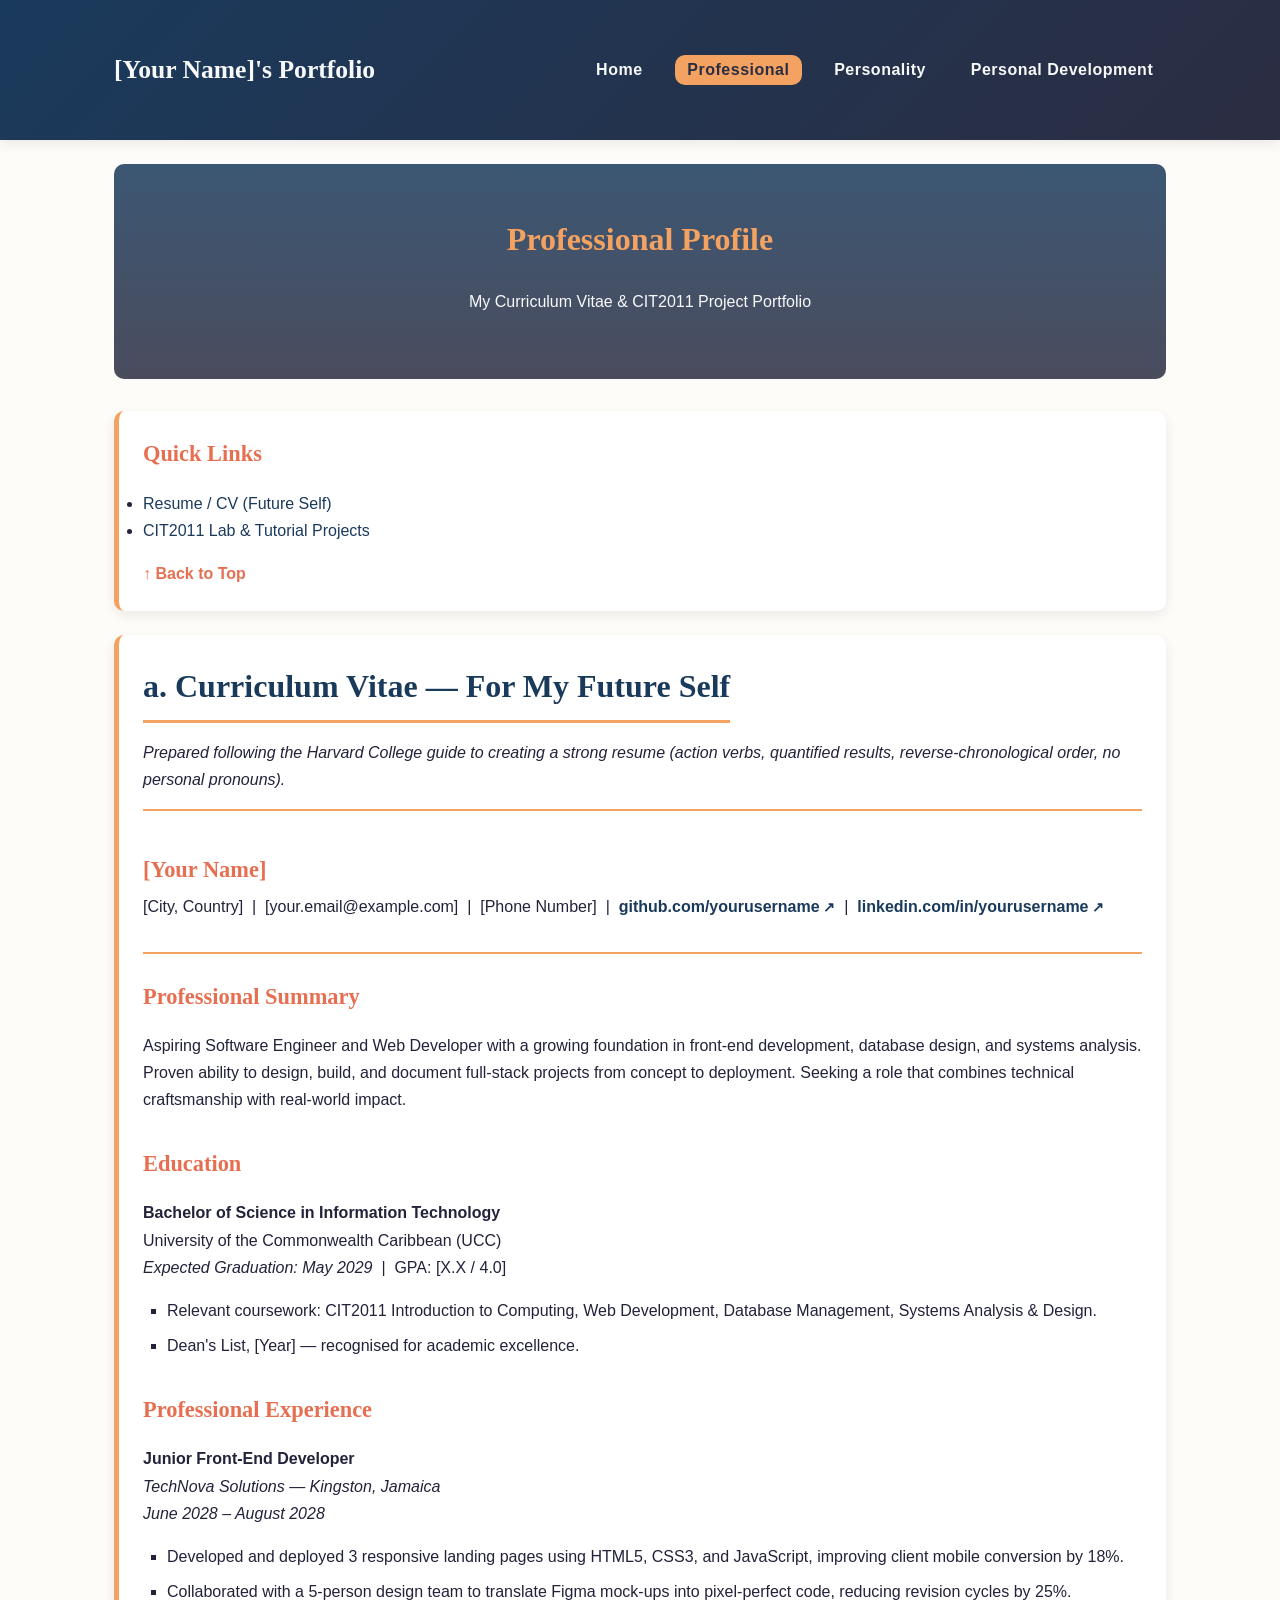
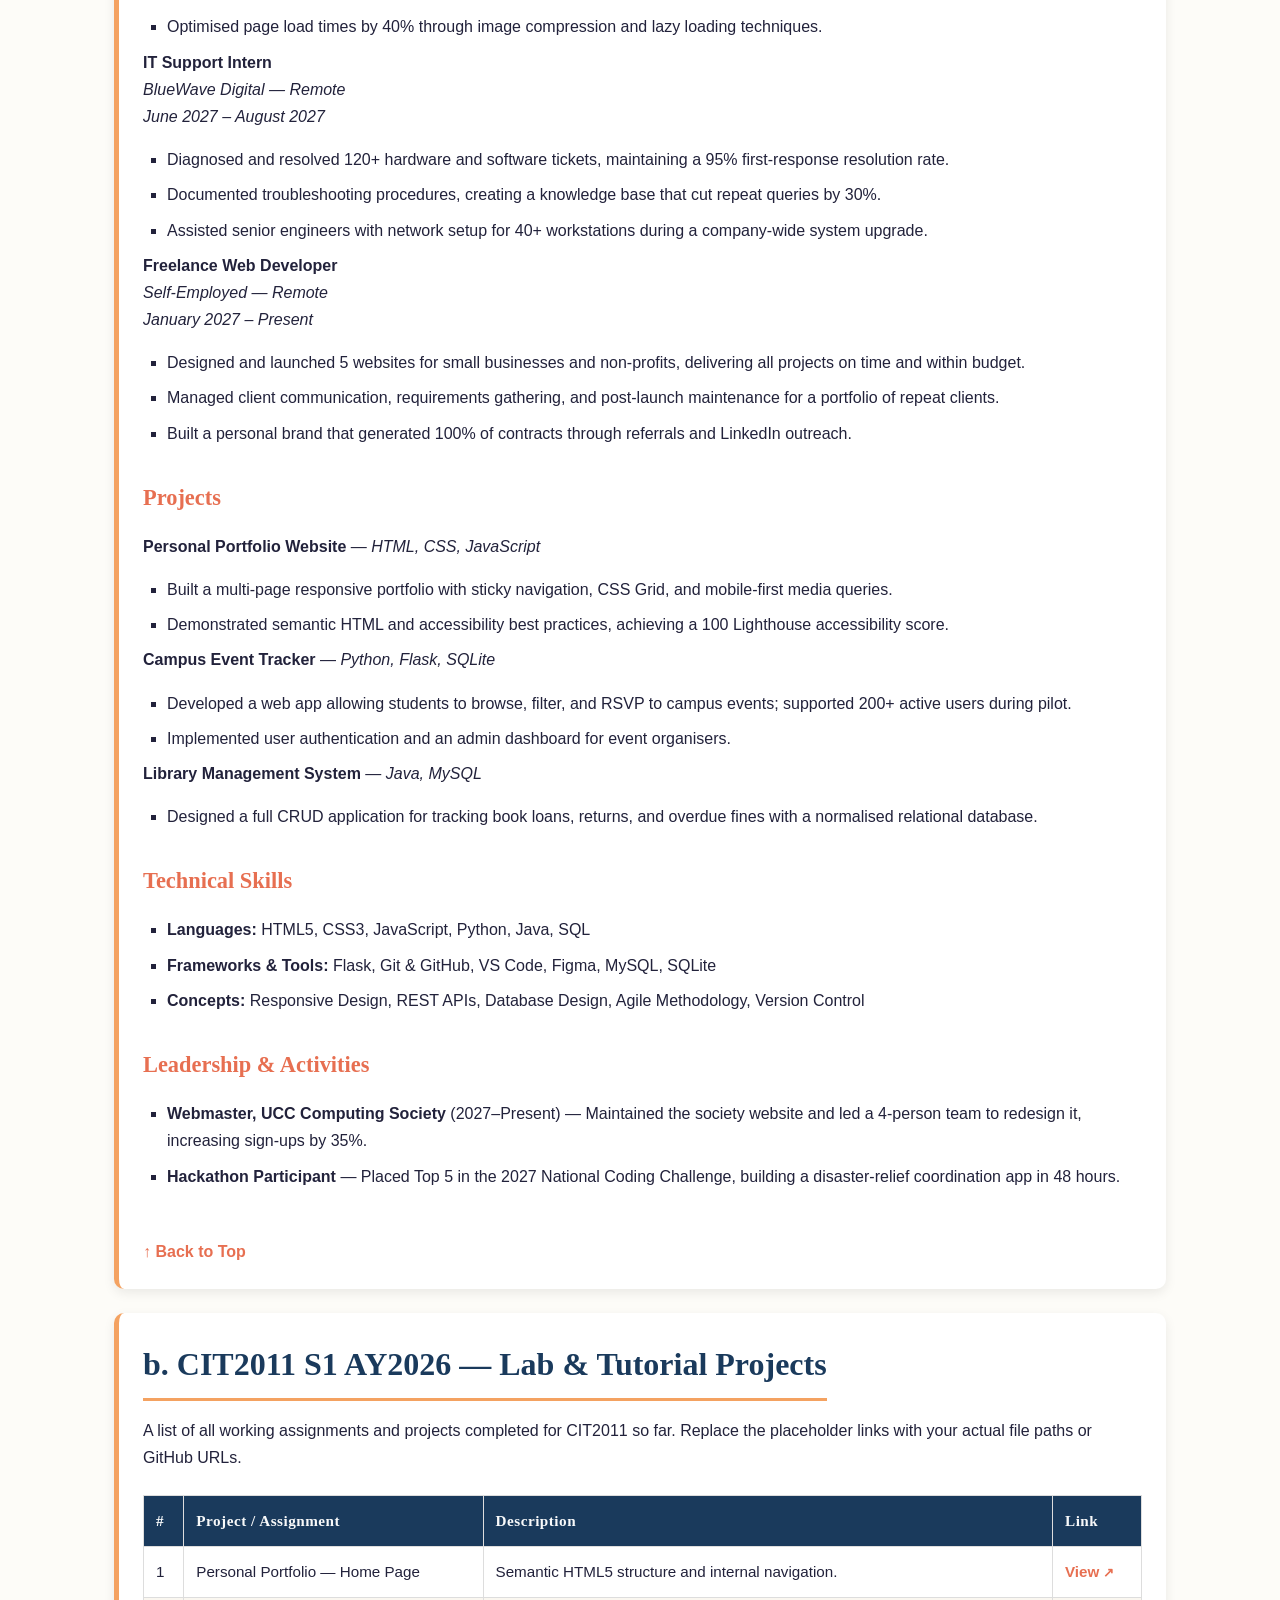
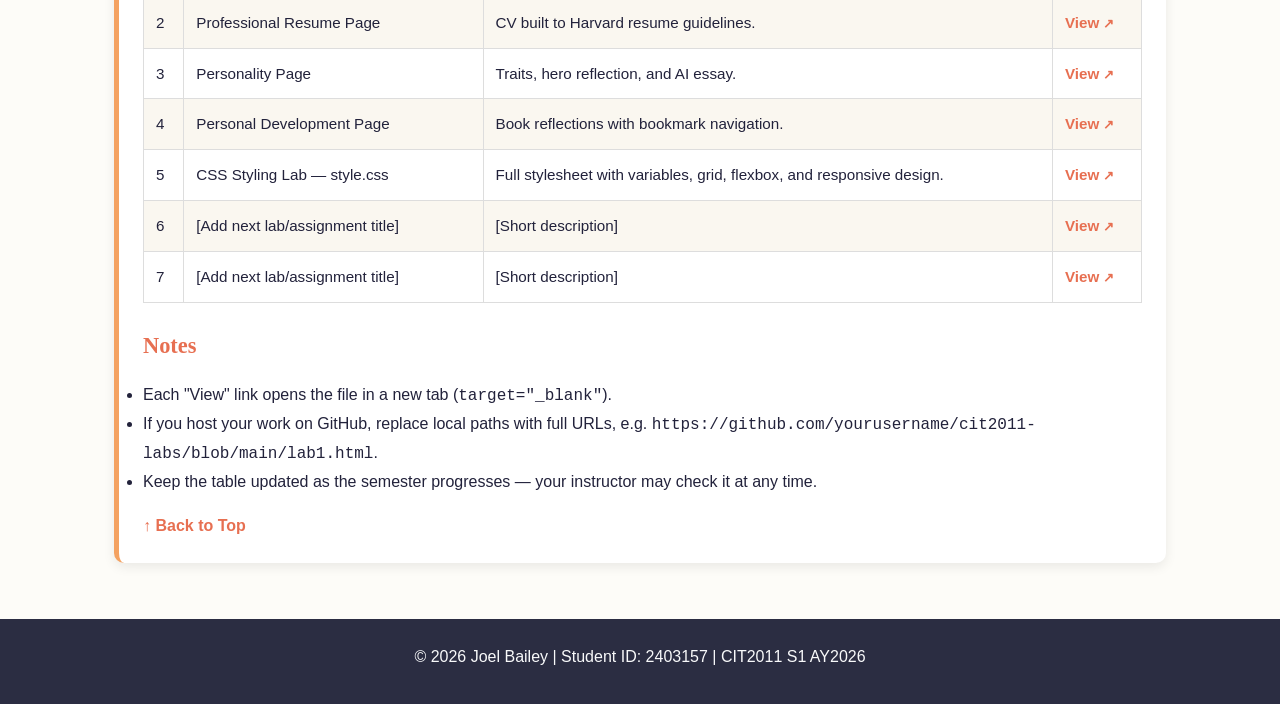
<file: index.html>
<!DOCTYPE html>
<html lang="en">
<head>
    <meta charset="UTF-8">
    <meta name="viewport" content="width=device-width, initial-scale=1.0">
    <title>Professional | Joel Bailey's Portfolio</title>
    <link rel="stylesheet" href="style.css">
</head>
<body>

    <header class="main-header">
        <div class="container brand">
            <h1>[Your Name]'s Portfolio</h1>
            <nav id="main-nav">
                <ul>
                    <li><a href="index.html">Home</a></li>
                    <li><a href="professional.html" class="active">Professional</a></li>
                    <li><a href="personality.html">Personality</a></li>
                    <li><a href="development.html">Personal Development</a></li>
                </ul>
            </nav>
        </div>
    </header>

    <main class="container">

        <!-- Page Hero -->
        <section class="hero" id="top">
            <h2>Professional Profile</h2>
            <p>My Curriculum Vitae &amp; CIT2011 Project Portfolio</p>
        </section>

        <!-- Bookmark navigation -->
        <section class="card">
            <h3>Quick Links</h3>
            <ul>
                <li><a href="#resume">Resume / CV (Future Self)</a></li>
                <li><a href="#projects">CIT2011 Lab &amp; Tutorial Projects</a></li>
            </ul>
            <a href="#top" class="bookmark-top">↑ Back to Top</a>
        </section>

        <!-- ============================================
             PART A — RESUME / CV
             ============================================ -->
        <section class="card" id="resume">
            <h2>a. Curriculum Vitae — For My Future Self</h2>
            <p><em>Prepared following the Harvard College guide to creating a strong resume 
            (action verbs, quantified results, reverse-chronological order, no personal 
            pronouns).</em></p>

            <hr>

            <!-- Resume Header -->
            <div class="resume-header">
                <h3 style="margin-bottom: 0.2rem;">[Your Name]</h3>
                <p style="margin: 0;">
                    [City, Country] &nbsp;|&nbsp; [your.email@example.com] &nbsp;|&nbsp; 
                    [Phone Number] &nbsp;|&nbsp; 
                    <a href="https://github.com/yourusername" target="_blank">github.com/yourusername</a> &nbsp;|&nbsp; 
                    <a href="https://linkedin.com/in/yourusername" target="_blank">linkedin.com/in/yourusername</a>
                </p>
            </div>

            <hr>

            <!-- Objective -->
            <div class="resume-section">
                <h3>Professional Summary</h3>
                <p>Aspiring Software Engineer and Web Developer with a growing foundation in 
                front-end development, database design, and systems analysis. Proven ability 
                to design, build, and document full-stack projects from concept to 
                deployment. Seeking a role that combines technical craftsmanship with 
                real-world impact.</p>
            </div>

            <!-- Education -->
            <div class="resume-section">
                <h3>Education</h3>
                <p><strong>Bachelor of Science in Information Technology</strong><br>
                University of the Commonwealth Caribbean (UCC)<br>
                <em>Expected Graduation: May 2029</em> &nbsp;|&nbsp; GPA: [X.X / 4.0]</p>
                <ul>
                    <li>Relevant coursework: CIT2011 Introduction to Computing, Web 
                    Development, Database Management, Systems Analysis &amp; Design.</li>
                    <li>Dean's List, [Year] — recognised for academic excellence.</li>
                </ul>
            </div>

            <!-- Experience -->
            <div class="resume-section">
                <h3>Professional Experience</h3>

                <p><strong>Junior Front-End Developer</strong><br>
                <em>TechNova Solutions — Kingston, Jamaica</em><br>
                <em>June 2028 – August 2028</em></p>
                <ul>
                    <li>Developed and deployed 3 responsive landing pages using HTML5, CSS3, 
                    and JavaScript, improving client mobile conversion by 18%.</li>
                    <li>Collaborated with a 5-person design team to translate Figma 
                    mock-ups into pixel-perfect code, reducing revision cycles by 25%.</li>
                    <li>Optimised page load times by 40% through image compression and 
                    lazy loading techniques.</li>
                </ul>

                <p><strong>IT Support Intern</strong><br>
                <em>BlueWave Digital — Remote</em><br>
                <em>June 2027 – August 2027</em></p>
                <ul>
                    <li>Diagnosed and resolved 120+ hardware and software tickets, 
                    maintaining a 95% first-response resolution rate.</li>
                    <li>Documented troubleshooting procedures, creating a knowledge base 
                    that cut repeat queries by 30%.</li>
                    <li>Assisted senior engineers with network setup for 40+ workstations 
                    during a company-wide system upgrade.</li>
                </ul>

                <p><strong>Freelance Web Developer</strong><br>
                <em>Self-Employed — Remote</em><br>
                <em>January 2027 – Present</em></p>
                <ul>
                    <li>Designed and launched 5 websites for small businesses and 
                    non-profits, delivering all projects on time and within budget.</li>
                    <li>Managed client communication, requirements gathering, and 
                    post-launch maintenance for a portfolio of repeat clients.</li>
                    <li>Built a personal brand that generated 100% of contracts through 
                    referrals and LinkedIn outreach.</li>
                </ul>
            </div>

            <!-- Projects -->
            <div class="resume-section">
                <h3>Projects</h3>

                <p><strong>Personal Portfolio Website</strong> — <em>HTML, CSS, JavaScript</em></p>
                <ul>
                    <li>Built a multi-page responsive portfolio with sticky navigation, 
                    CSS Grid, and mobile-first media queries.</li>
                    <li>Demonstrated semantic HTML and accessibility best practices, 
                    achieving a 100 Lighthouse accessibility score.</li>
                </ul>

                <p><strong>Campus Event Tracker</strong> — <em>Python, Flask, SQLite</em></p>
                <ul>
                    <li>Developed a web app allowing students to browse, filter, and 
                    RSVP to campus events; supported 200+ active users during pilot.</li>
                    <li>Implemented user authentication and an admin dashboard for 
                    event organisers.</li>
                </ul>

                <p><strong>Library Management System</strong> — <em>Java, MySQL</em></p>
                <ul>
                    <li>Designed a full CRUD application for tracking book loans, 
                    returns, and overdue fines with a normalised relational database.</li>
                </ul>
            </div>

            <!-- Skills -->
            <div class="resume-section">
                <h3>Technical Skills</h3>
                <ul>
                    <li><strong>Languages:</strong> HTML5, CSS3, JavaScript, Python, Java, SQL</li>
                    <li><strong>Frameworks &amp; Tools:</strong> Flask, Git &amp; GitHub, 
                    VS Code, Figma, MySQL, SQLite</li>
                    <li><strong>Concepts:</strong> Responsive Design, REST APIs, 
                    Database Design, Agile Methodology, Version Control</li>
                </ul>
            </div>

            <!-- Activities -->
            <div class="resume-section">
                <h3>Leadership &amp; Activities</h3>
                <ul>
                    <li><strong>Webmaster, UCC Computing Society</strong> (2027–Present) — 
                    Maintained the society website and led a 4-person team to redesign it, 
                    increasing sign-ups by 35%.</li>
                    <li><strong>Hackathon Participant</strong> — Placed Top 5 in the 
                    2027 National Coding Challenge, building a disaster-relief 
                    coordination app in 48 hours.</li>
                </ul>
            </div>

            <a href="#top" class="bookmark-top">↑ Back to Top</a>
        </section>

        <!-- ============================================
             PART B — CIT2011 PROJECTS
             ============================================ -->
        <section class="card" id="projects">
            <h2>b. CIT2011 S1 AY2026 — Lab &amp; Tutorial Projects</h2>
            <p>A list of all working assignments and projects completed for 
            CIT2011 so far. Replace the placeholder links with your actual 
            file paths or GitHub URLs.</p>

            <table class="project-table">
                <thead>
                    <tr>
                        <th>#</th>
                        <th>Project / Assignment</th>
                        <th>Description</th>
                        <th>Link</th>
                    </tr>
                </thead>
                <tbody>
                    <tr>
                        <td>1</td>
                        <td>Personal Portfolio — Home Page</td>
                        <td>Semantic HTML5 structure and internal navigation.</td>
                        <td><a href="index.html" target="_blank">View</a></td>
                    </tr>
                    <tr>
                        <td>2</td>
                        <td>Professional Resume Page</td>
                        <td>CV built to Harvard resume guidelines.</td>
                        <td><a href="professional.html" target="_blank">View</a></td>
                    </tr>
                    <tr>
                        <td>3</td>
                        <td>Personality Page</td>
                        <td>Traits, hero reflection, and AI essay.</td>
                        <td><a href="personality.html" target="_blank">View</a></td>
                    </tr>
                    <tr>
                        <td>4</td>
                        <td>Personal Development Page</td>
                        <td>Book reflections with bookmark navigation.</td>
                        <td><a href="development.html" target="_blank">View</a></td>
                    </tr>
                    <tr>
                        <td>5</td>
                        <td>CSS Styling Lab — style.css</td>
                        <td>Full stylesheet with variables, grid, flexbox, and 
                        responsive design.</td>
                        <td><a href="../style.css" target="_blank">View</a></td>
                    </tr>
                    <!-- ADD YOUR REMAINING PROJECTS BELOW -->
                    <tr>
                        <td>6</td>
                        <td>[Add next lab/assignment title]</td>
                        <td>[Short description]</td>
                        <td><a href="[URL]" target="_blank">View</a></td>
                    </tr>
                    <tr>
                        <td>7</td>
                        <td>[Add next lab/assignment title]</td>
                        <td>[Short description]</td>
                        <td><a href="[URL]" target="_blank">View</a></td>
                    </tr>
                </tbody>
            </table>

            <h3>Notes</h3>
            <ul>
                <li>Each "View" link opens the file in a new tab (<code>target="_blank"</code>).</li>
                <li>If you host your work on GitHub, replace local paths with full URLs, 
                e.g. <code>https://github.com/yourusername/cit2011-labs/blob/main/lab1.html</code>.</li>
                <li>Keep the table updated as the semester progresses — your instructor 
                may check it at any time.</li>
            </ul>

            <a href="#top" class="bookmark-top">↑ Back to Top</a>
        </section>

    </main>

    <footer class="main-footer">
        <p>&copy; 2026 Joel Bailey | Student ID: 2403157 | CIT2011 S1 AY2026</p>
    </footer>

</body>
</html>
</file>
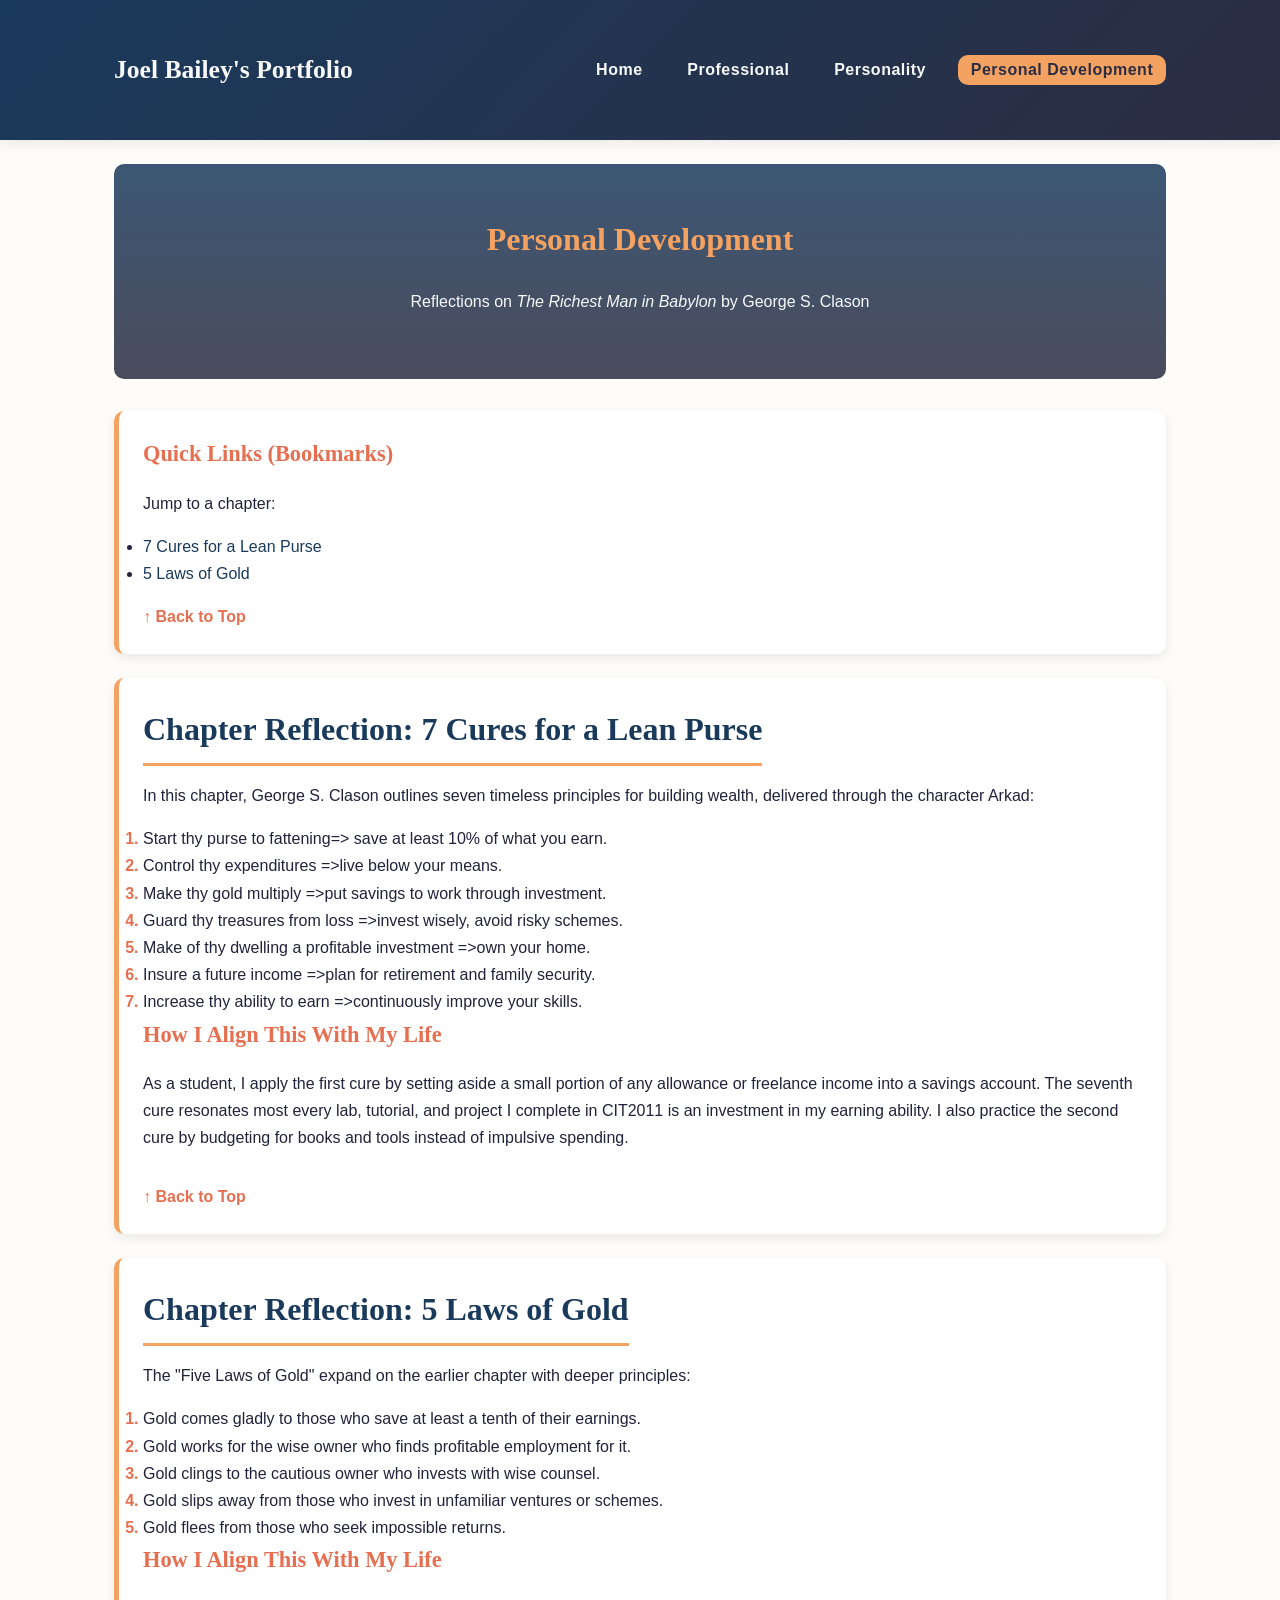
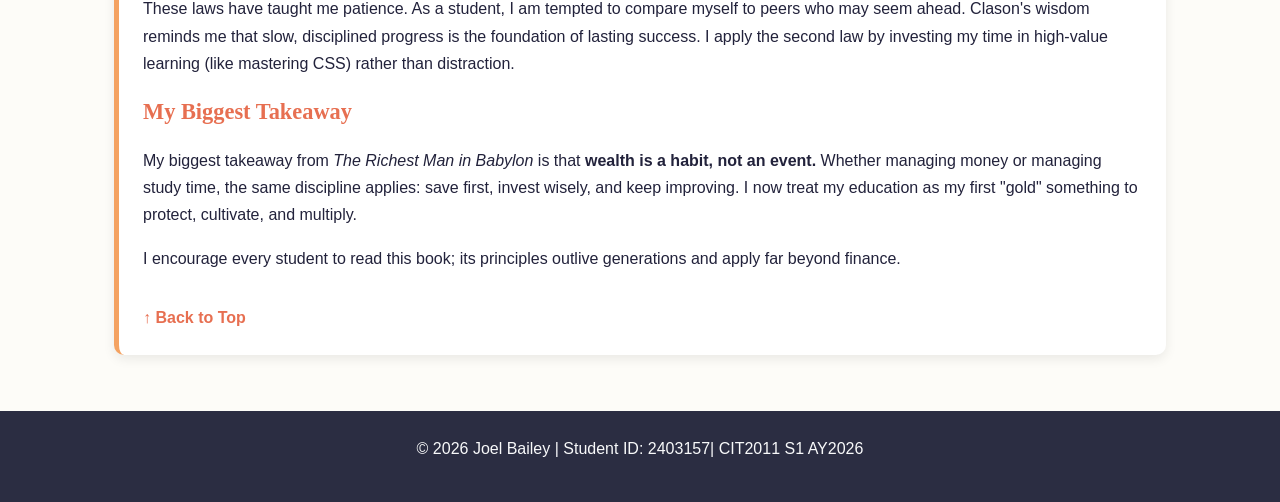
<file: development.html>
<!DOCTYPE html>
<html lang="en">
<head>
    <meta charset="UTF-8">
    <meta name="viewport" content="width=device-width, initial-scale=1.0">
    <title>Personal Development | Joel Bailey Portfolio</title>
    <link rel="stylesheet" href="style.css">
</head>
<body>

    <header class="main-header">
        <div class="container brand">
            <h1>Joel Bailey's Portfolio</h1>
            <nav id="main-nav">
                <ul>
                    <li><a href="index.html">Home</a></li>
                    <li><a href="professional.html">Professional</a></li>
                    <li><a href="personality.html">Personality</a></li>
                    <li><a href="development.html" class="active">Personal Development</a></li>
                </ul>
            </nav>
        </div>
    </header>

    <main class="container">

        <section class="hero">
            <h2>Personal Development</h2>
            <p>Reflections on <em>The Richest Man in Babylon</em> by George S. Clason</p>
        </section>

        <!-- Bookmark navigation -->
        <section class="card">
            <h3>Quick Links (Bookmarks)</h3>
            <p>Jump to a chapter:</p>
            <ul>
                <li><a href="#seven-cures">7 Cures for a Lean Purse</a></li>
                <li><a href="#five-laws">5 Laws of Gold</a></li>
            </ul>
            <a href="#top" class="bookmark-top">↑ Back to Top</a>
        </section>

        <!-- Chapter 1 -->
        <section class="card" id="seven-cures">
            <h2>Chapter Reflection: 7 Cures for a Lean Purse</h2>

            <p>In this chapter, George S. Clason outlines seven timeless principles 
            for building wealth, delivered through the character Arkad:</p>

            <ol>
                <li>Start thy purse to fattening=> save at least 10% of what you earn.</li>
                <li>Control thy expenditures =>live below your means.</li>
                <li>Make thy gold multiply =>put savings to work through investment.</li>
                <li>Guard thy treasures from loss =>invest wisely, avoid risky schemes.</li>
                <li>Make of thy dwelling a profitable investment =>own your home.</li>
                <li>Insure a future income =>plan for retirement and family security.</li>
                <li>Increase thy ability to earn =>continuously improve your skills.</li>
            </ol>

            <h3>How I Align This With My Life</h3>
            <p>As a student, I apply the first cure by setting aside a small portion of any 
            allowance or freelance income into a savings account. The seventh cure resonates 
            most every lab, tutorial, and project I complete in CIT2011 is an investment 
            in my earning ability. I also practice the second cure by budgeting for books 
            and tools instead of impulsive spending.</p>

            <a href="#top" class="bookmark-top">↑ Back to Top</a>
        </section>

        <!-- Chapter 2 -->
        <section class="card" id="five-laws">
            <h2>Chapter Reflection: 5 Laws of Gold</h2>

            <p>The "Five Laws of Gold" expand on the earlier chapter with deeper principles:</p>

            <ol>
                <li>Gold comes gladly to those who save at least a tenth of their earnings.</li>
                <li>Gold works for the wise owner who finds profitable employment for it.</li>
                <li>Gold clings to the cautious owner who invests with wise counsel.</li>
                <li>Gold slips away from those who invest in unfamiliar ventures or schemes.</li>
                <li>Gold flees from those who seek impossible returns.</li>
            </ol>

            <h3>How I Align This With My Life</h3>
            <p>These laws have taught me patience. As a student, I am tempted to compare 
            myself to peers who may seem ahead. Clason's wisdom reminds me that slow, 
            disciplined progress is the foundation of lasting success. I apply the second 
            law by investing my time in high-value learning (like mastering CSS) rather 
            than distraction.</p>

            <h3>My Biggest Takeaway</h3>
            <p>My biggest takeaway from <em>The Richest Man in Babylon</em> is that 
            <strong>wealth is a habit, not an event.</strong> Whether managing money or 
            managing study time, the same discipline applies: save first, invest wisely, 
            and keep improving. I now treat my education as my first "gold" something 
            to protect, cultivate, and multiply.</p>

            <p>I encourage every student to read this book; its principles outlive 
            generations and apply far beyond finance.</p>

            <a href="#top" class="bookmark-top">↑ Back to Top</a>
        </section>

    </main>

    <footer class="main-footer">
        <p>&copy; 2026 Joel Bailey | Student ID: 2403157| CIT2011 S1 AY2026</p>
    </footer>

</body>
</html>
</file>
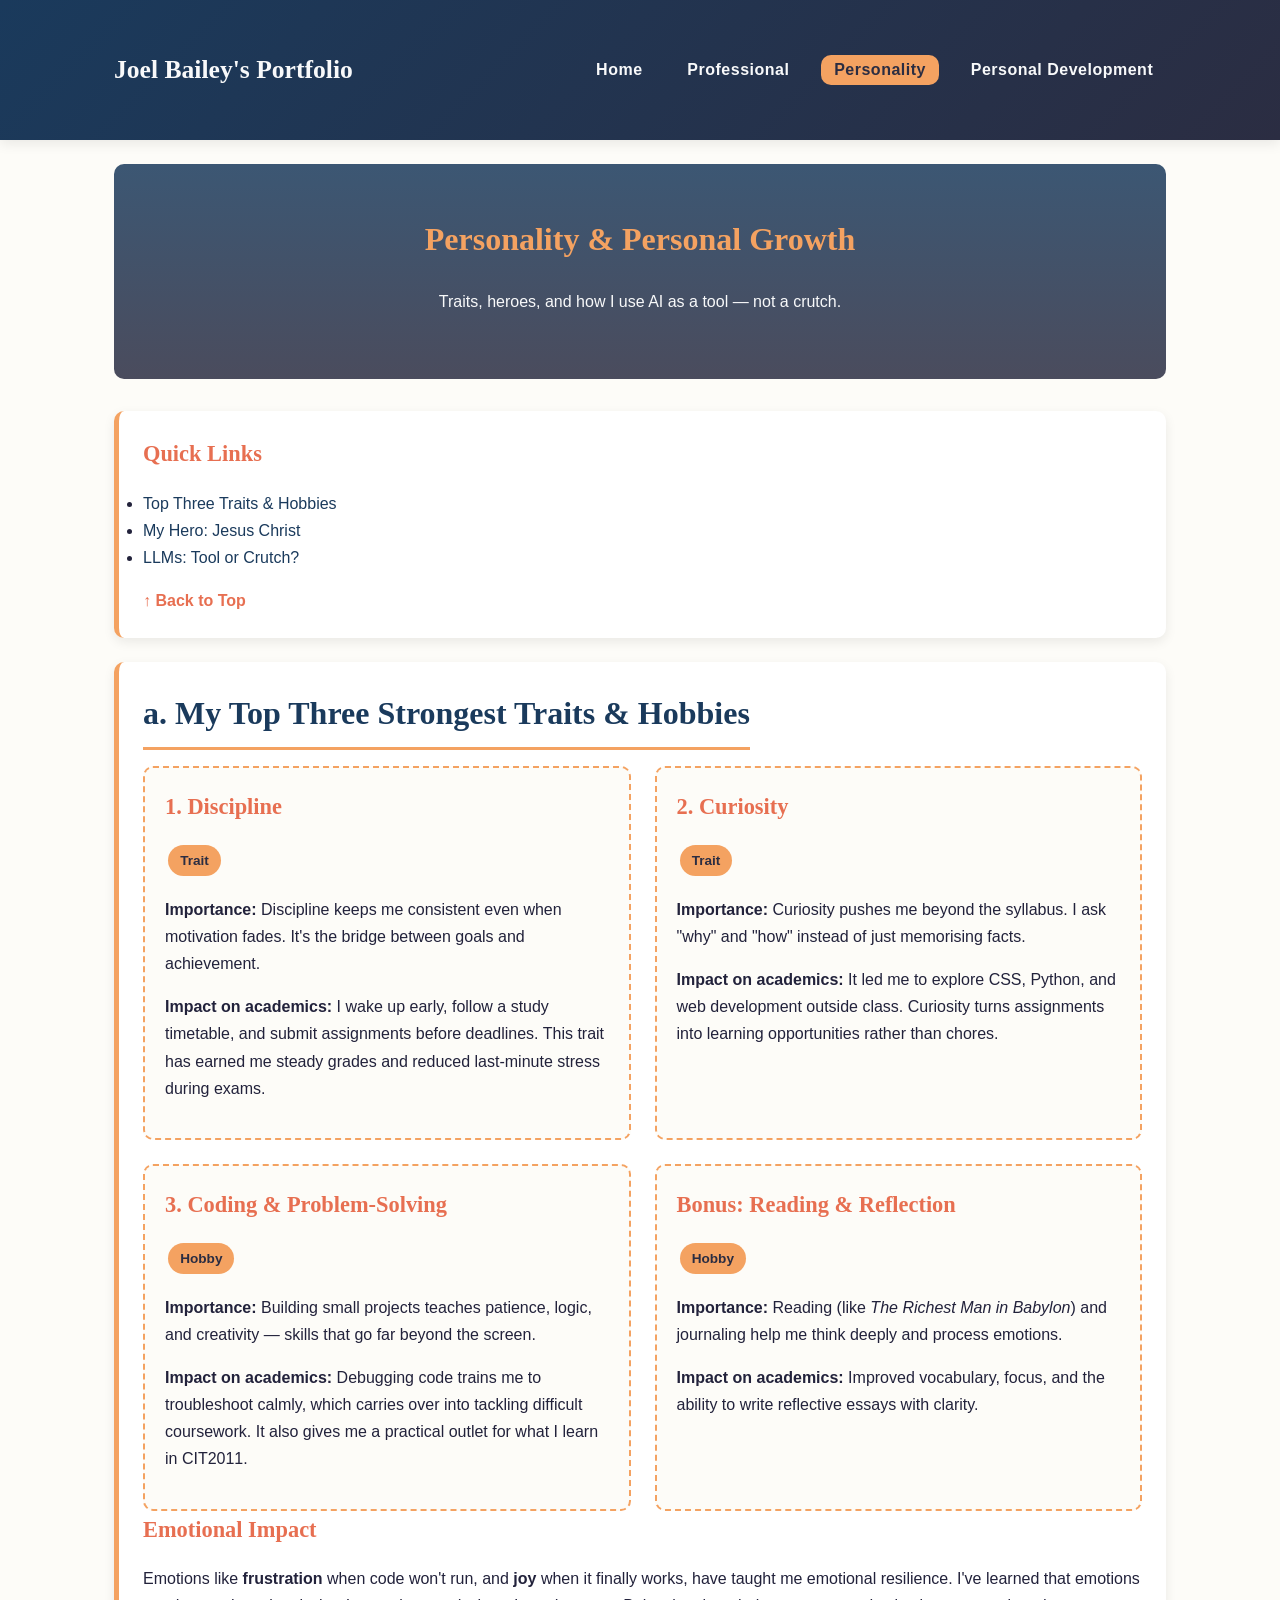
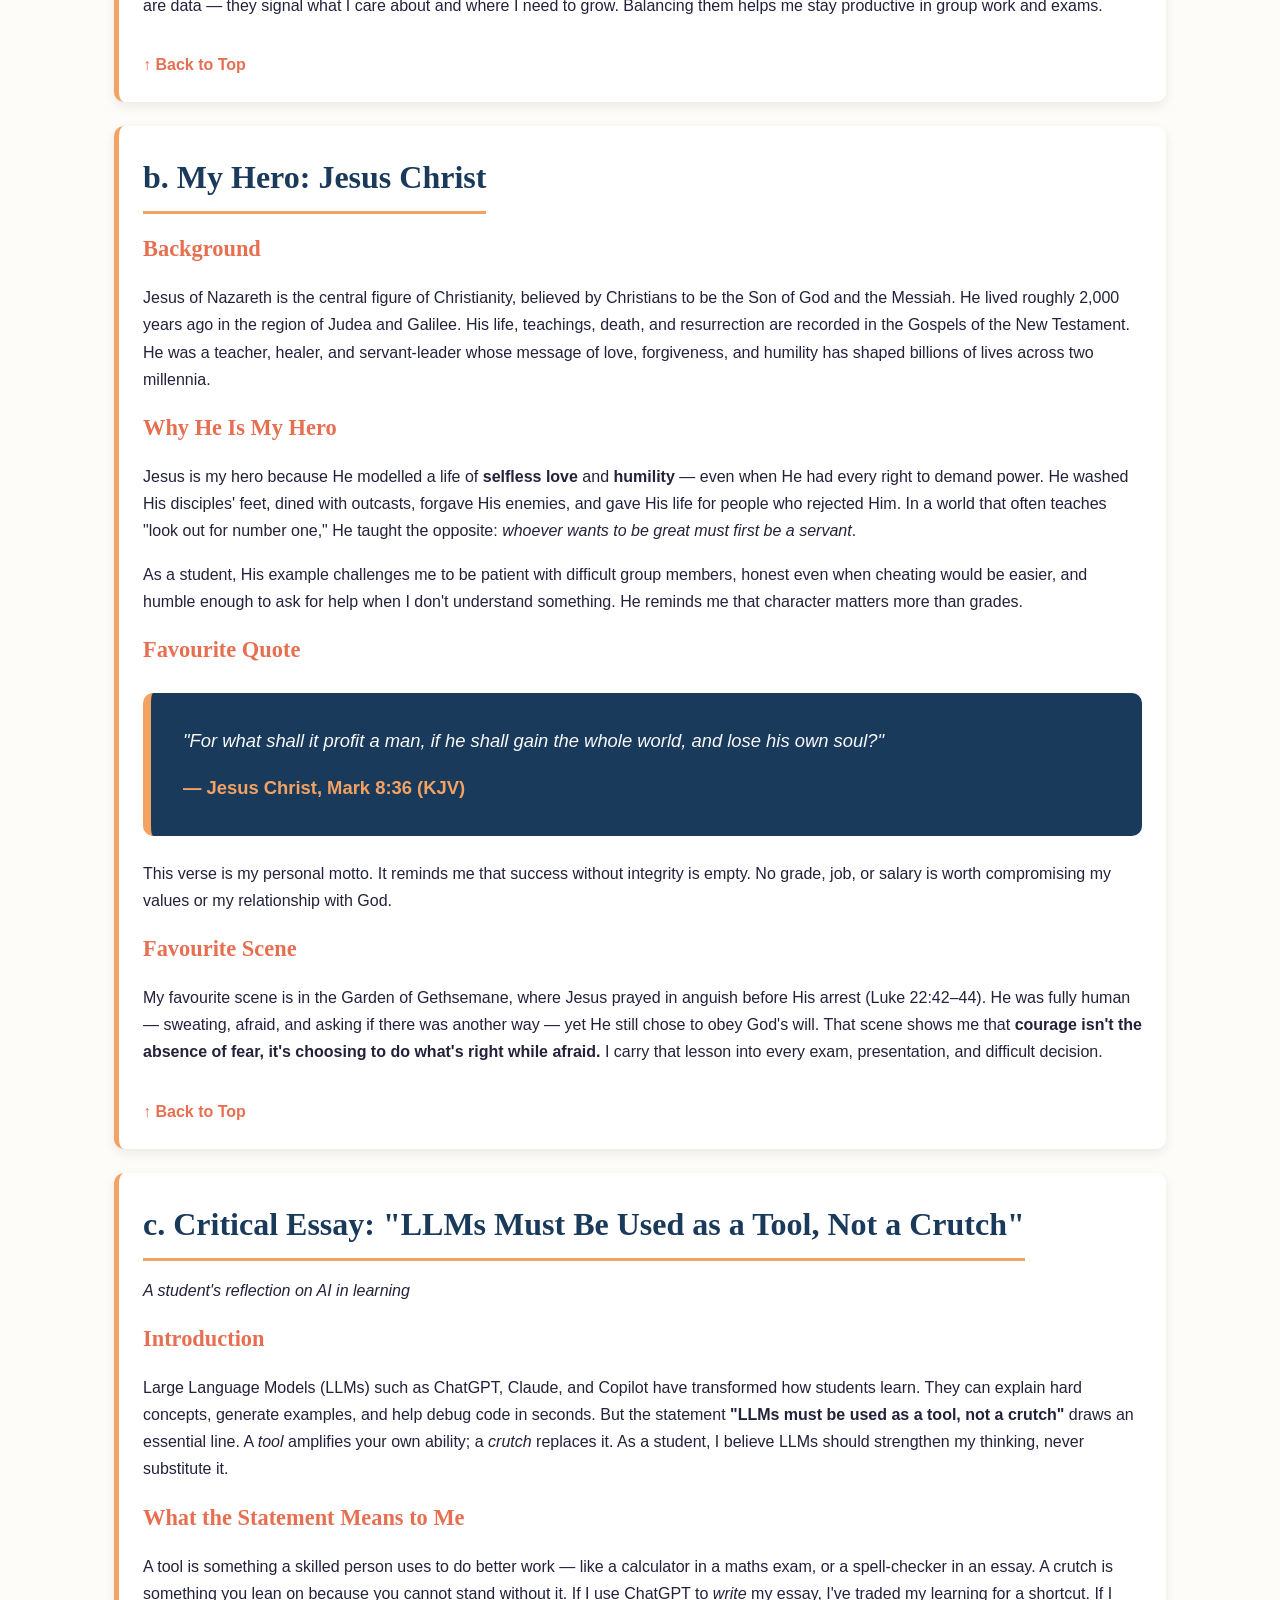
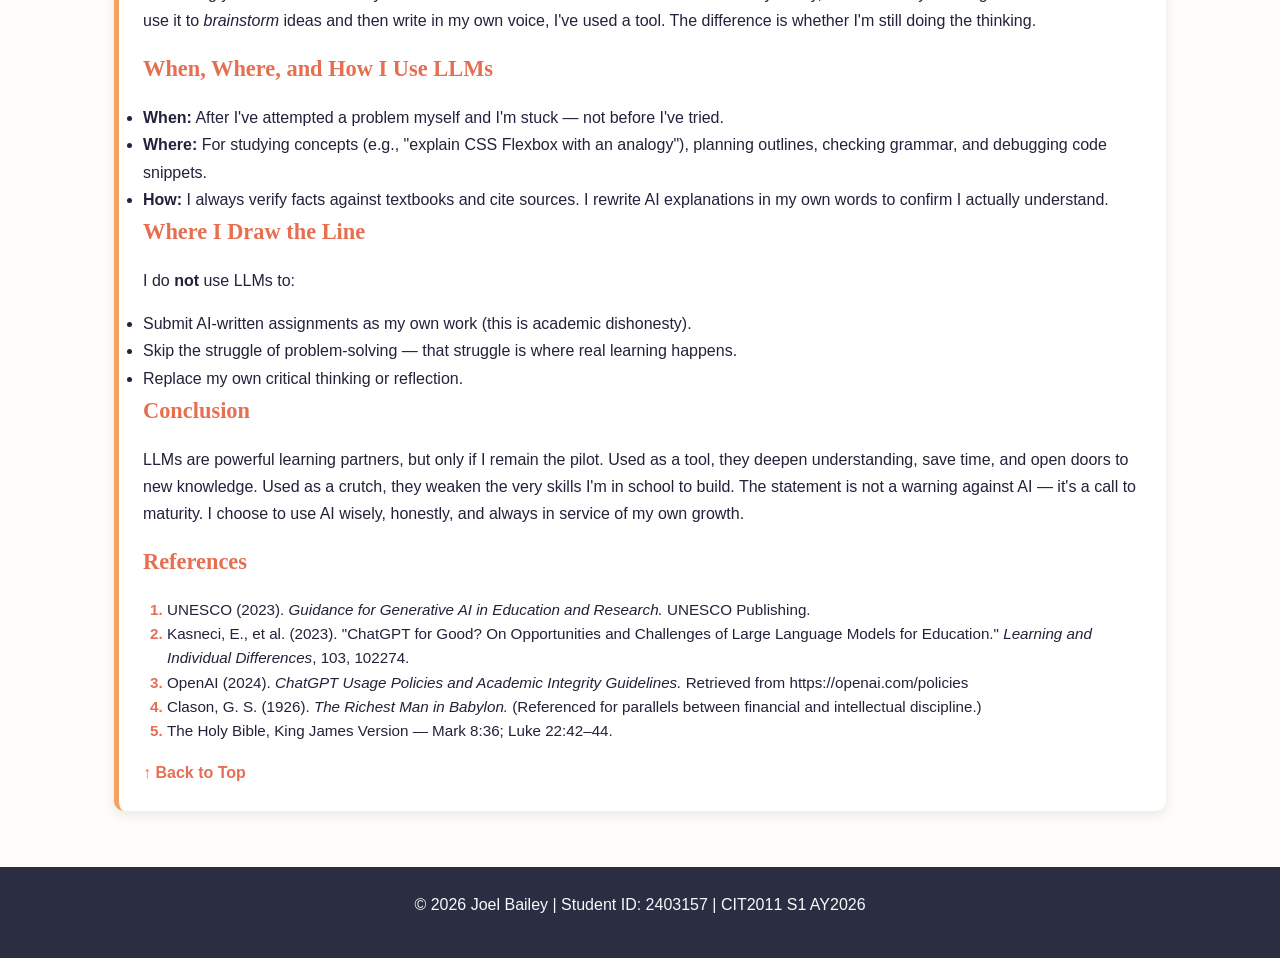
<file: personality.html>
<!DOCTYPE html>
<html lang="en">
<head>
    <meta charset="UTF-8">
    <meta name="viewport" content="width=device-width, initial-scale=1.0">
    <title>Personality | Joel Bailey | Portfolio</title>
 <link rel="stylesheet" href="style.css">
</head>
<body>

    <header class="main-header">
        <div class="container brand">
            <h1>Joel Bailey's Portfolio</h1>
            <nav id="main-nav">
                <ul>
                    <li><a href="index.html">Home</a></li>
                    <li><a href="professional.html">Professional</a></li>
                    <li><a href="personality.html" class="active">Personality</a></li>
                    <li><a href="development.html">Personal Development</a></li>
                </ul>
            </nav>
        </div>
    </header>

    <main class="container">

        <!-- Page Hero -->
        <section class="hero" id="top">
            <h2>Personality &amp; Personal Growth</h2>
            <p>Traits, heroes, and how I use AI as a tool — not a crutch.</p>
        </section>

        <!-- Bookmark navigation -->
        <section class="card">
            <h3>Quick Links</h3>
            <ul>
                <li><a href="#traits">Top Three Traits &amp; Hobbies</a></li>
                <li><a href="#hero">My Hero: Jesus Christ</a></li>
                <li><a href="#llm-essay">LLMs: Tool or Crutch?</a></li>
            </ul>
            <a href="#top" class="bookmark-top">↑ Back to Top</a>
        </section>

        <!-- ============================================
             PART A — Top Three Traits & Hobbies
             ============================================ -->
        <section class="card" id="traits">
            <h2>a. My Top Three Strongest Traits &amp; Hobbies</h2>

            <div class="grid-2">

                <div class="trait-card">
                    <h3>1. Discipline</h3>
                    <p><span class="tag">Trait</span></p>
                    <p><strong>Importance:</strong> Discipline keeps me consistent even when 
                    motivation fades. It's the bridge between goals and achievement.</p>
                    <p><strong>Impact on academics:</strong> I wake up early, follow a study 
                    timetable, and submit assignments before deadlines. This trait has 
                    earned me steady grades and reduced last-minute stress during exams.</p>
                </div>

                <div class="trait-card">
                    <h3>2. Curiosity</h3>
                    <p><span class="tag">Trait</span></p>
                    <p><strong>Importance:</strong> Curiosity pushes me beyond the syllabus. 
                    I ask "why" and "how" instead of just memorising facts.</p>
                    <p><strong>Impact on academics:</strong> It led me to explore CSS, 
                    Python, and web development outside class. Curiosity turns 
                    assignments into learning opportunities rather than chores.</p>
                </div>

                <div class="trait-card">
                    <h3>3. Coding &amp; Problem-Solving</h3>
                    <p><span class="tag">Hobby</span></p>
                    <p><strong>Importance:</strong> Building small projects teaches patience, 
                    logic, and creativity — skills that go far beyond the screen.</p>
                    <p><strong>Impact on academics:</strong> Debugging code trains me to 
                    troubleshoot calmly, which carries over into tackling difficult 
                    coursework. It also gives me a practical outlet for what I learn in 
                    CIT2011.</p>
                </div>

                <div class="trait-card">
                    <h3>Bonus: Reading &amp; Reflection</h3>
                    <p><span class="tag">Hobby</span></p>
                    <p><strong>Importance:</strong> Reading (like <em>The Richest Man in 
                    Babylon</em>) and journaling help me think deeply and process 
                    emotions.</p>
                    <p><strong>Impact on academics:</strong> Improved vocabulary, focus, 
                    and the ability to write reflective essays with clarity.</p>
                </div>

            </div>

            <h3>Emotional Impact</h3>
            <p>Emotions like <strong>frustration</strong> when code won't run, and 
            <strong>joy</strong> when it finally works, have taught me emotional 
            resilience. I've learned that emotions are data — they signal what I care 
            about and where I need to grow. Balancing them helps me stay productive 
            in group work and exams.</p>

            <a href="#top" class="bookmark-top">↑ Back to Top</a>
        </section>

        <!-- ============================================
             PART B — Hero: Jesus Christ
             ============================================ -->
        <section class="card" id="hero">
            <h2>b. My Hero: Jesus Christ</h2>

            <h3>Background</h3>
            <p>Jesus of Nazareth is the central figure of Christianity, believed by 
            Christians to be the Son of God and the Messiah. He lived roughly 2,000 
            years ago in the region of Judea and Galilee. His life, teachings, 
            death, and resurrection are recorded in the Gospels of the New 
            Testament. He was a teacher, healer, and servant-leader whose message 
            of love, forgiveness, and humility has shaped billions of lives across 
            two millennia.</p>

            <h3>Why He Is My Hero</h3>
            <p>Jesus is my hero because He modelled a life of <strong>selfless love</strong> 
            and <strong>humility</strong> — even when He had every right to demand power. 
            He washed His disciples' feet, dined with outcasts, forgave His enemies, 
            and gave His life for people who rejected Him. In a world that often 
            teaches "look out for number one," He taught the opposite: 
            <em>whoever wants to be great must first be a servant</em>.</p>
            <p>As a student, His example challenges me to be patient with difficult 
            group members, honest even when cheating would be easier, and humble 
            enough to ask for help when I don't understand something. He reminds 
            me that character matters more than grades.</p>

            <h3>Favourite Quote</h3>
            <blockquote class="quote-block">
                "For what shall it profit a man, if he shall gain the whole world, 
                and lose his own soul?"
                <footer>— Jesus Christ, Mark 8:36 (KJV)</footer>
            </blockquote>
            <p>This verse is my personal motto. It reminds me that success without 
            integrity is empty. No grade, job, or salary is worth compromising my 
            values or my relationship with God.</p>

            <h3>Favourite Scene</h3>
            <p>My favourite scene is in the Garden of Gethsemane, where Jesus prayed 
            in anguish before His arrest (Luke 22:42–44). He was fully human — 
            sweating, afraid, and asking if there was another way — yet He still 
            chose to obey God's will. That scene shows me that <strong>courage 
            isn't the absence of fear, it's choosing to do what's right while 
            afraid.</strong> I carry that lesson into every exam, presentation, 
            and difficult decision.</p>

            <a href="#top" class="bookmark-top">↑ Back to Top</a>
        </section>

        <!-- ============================================
             PART C — Critical Essay on LLMs
             ============================================ -->
        <section class="card" id="llm-essay">
            <h2>c. Critical Essay: "LLMs Must Be Used as a Tool, Not a Crutch"</h2>

            <p><em>A student's reflection on AI in learning</em></p>

            <h3>Introduction</h3>
            <p>Large Language Models (LLMs) such as ChatGPT, Claude, and Copilot 
            have transformed how students learn. They can explain hard concepts, 
            generate examples, and help debug code in seconds. But the statement 
            <strong>"LLMs must be used as a tool, not a crutch"</strong> draws an 
            essential line. A <em>tool</em> amplifies your own ability; a 
            <em>crutch</em> replaces it. As a student, I believe LLMs should 
            strengthen my thinking, never substitute it.</p>

            <h3>What the Statement Means to Me</h3>
            <p>A tool is something a skilled person uses to do better work — like a 
            calculator in a maths exam, or a spell-checker in an essay. A crutch is 
            something you lean on because you cannot stand without it. If I use 
            ChatGPT to <em>write</em> my essay, I've traded my learning for a 
            shortcut. If I use it to <em>brainstorm</em> ideas and then write in 
            my own voice, I've used a tool. The difference is whether I'm still 
            doing the thinking.</p>

            <h3>When, Where, and How I Use LLMs</h3>
            <ul>
                <li><strong>When:</strong> After I've attempted a problem myself and 
                I'm stuck — not before I've tried.</li>
                <li><strong>Where:</strong> For studying concepts (e.g., "explain 
                CSS Flexbox with an analogy"), planning outlines, checking grammar, 
                and debugging code snippets.</li>
                <li><strong>How:</strong> I always verify facts against textbooks 
                and cite sources. I rewrite AI explanations in my own words to 
                confirm I actually understand.</li>
            </ul>

            <h3>Where I Draw the Line</h3>
            <p>I do <strong>not</strong> use LLMs to:</p>
            <ul>
                <li>Submit AI-written assignments as my own work (this is academic 
                dishonesty).</li>
                <li>Skip the struggle of problem-solving — that struggle is where 
                real learning happens.</li>
                <li>Replace my own critical thinking or reflection.</li>
            </ul>

            <h3>Conclusion</h3>
            <p>LLMs are powerful learning partners, but only if I remain the pilot. 
            Used as a tool, they deepen understanding, save time, and open doors to 
            new knowledge. Used as a crutch, they weaken the very skills I'm in 
            school to build. The statement is not a warning against AI — it's a 
            call to maturity. I choose to use AI wisely, honestly, and always in 
            service of my own growth.</p>

            <h3>References</h3>
            <ol>
                <li>UNESCO (2023). <em>Guidance for Generative AI in Education and 
                Research.</em> UNESCO Publishing.</li>
                <li>Kasneci, E., et al. (2023). "ChatGPT for Good? On Opportunities 
                and Challenges of Large Language Models for Education." 
                <em>Learning and Individual Differences</em>, 103, 102274.</li>
                <li>OpenAI (2024). <em>ChatGPT Usage Policies and Academic Integrity 
                Guidelines.</em> Retrieved from https://openai.com/policies</li>
                <li>Clason, G. S. (1926). <em>The Richest Man in Babylon.</em> 
                (Referenced for parallels between financial and intellectual 
                discipline.)</li>
                <li>The Holy Bible, King James Version — Mark 8:36; Luke 22:42–44.</li>
            </ol>

            <a href="#top" class="bookmark-top">↑ Back to Top</a>
        </section>

    </main>

    <footer class="main-footer">
        <p>&copy; 2026 Joel Bailey | Student ID: 2403157 | CIT2011 S1 AY2026</p>
    </footer>

</body>
</html>
</file>
<file: style.css>
/* ============================================
   ROOT VARIABLES - Consistent Colour Scheme
   ============================================ */
:root {
    --primary-color: #1a3a5c;      /* Deep Navy Blue */
    --secondary-color: #f4a261;    /* Warm Sand */
    --accent-color: #e76f51;       /* Coral */
    --bg-light: #fdfcf8;           /* Off White */
    --bg-dark: #2b2d42;            /* Charcoal */
    --text-dark: #22223b;
    --text-light: #f8f9fa;
    --font-heading: 'Georgia', 'Times New Roman', serif;
    --font-body: 'Segoe UI', 'Helvetica Neue', Arial, sans-serif;
    --font-weight-root: 400;
    --shadow: 0 4px 12px rgba(0, 0, 0, 0.08);
    --radius: 10px;
    --transition: all 0.3s ease;
}

/* ============================================
   UNIVERSAL / RESET SELECTOR
   ============================================ */
* {
    margin: 0;
    padding: 0;
    box-sizing: border-box;
}

/* ============================================
   ELEMENT SELECTORS
   ============================================ */
body {
    font-family: var(--font-body);
    font-weight: var(--font-weight-root);
    background-color: var(--bg-light);
    color: var(--text-dark);
    line-height: 1.7;
    font-size: 16px;
}

h1, h2, h3, h4 {
    font-family: var(--font-heading);
    color: var(--primary-color);
    margin-bottom: 1rem;
}

h1 { font-size: 2.5rem; }
h2 { font-size: 2rem; border-bottom: 3px solid var(--secondary-color); 
     padding-bottom: 0.4rem; display: inline-block; }
h3 { font-size: 1.4rem; color: var(--accent-color); }

p { margin-bottom: 1rem; }

a {
    color: var(--primary-color);
    text-decoration: none;
    transition: var(--transition);
}

a:hover {
    color: var(--accent-color);
    text-decoration: underline;
}

img {
    max-width: 100%;
    height: auto;
    display: block;
}

/* ============================================
   CLASS SELECTORS
   ============================================ */
.container {
    max-width: 1100px;
    margin: 0 auto;
    padding: 1.5rem;
}

.main-header {
    background: linear-gradient(135deg, var(--primary-color), var(--bg-dark));
    color: var(--text-light);
    padding: 1.5rem 0;
    box-shadow: var(--shadow);
    position: sticky;
    top: 0;
    z-index: 100;
}

.brand {
    display: flex;
    justify-content: space-between;
    align-items: center;
    flex-wrap: wrap;
    gap: 1rem;
}

.brand h1 {
    color: var(--text-light);
    font-size: 1.6rem;
    margin: 0;
}

/* ============================================
   ID SELECTOR
   ============================================ */
#main-nav ul {
    list-style: none;
    display: flex;
    gap: 1.2rem;
    flex-wrap: wrap;
}

#main-nav a {
    color: var(--text-light);
    font-weight: 600;
    padding: 0.4rem 0.8rem;
    border-radius: var(--radius);
}

#main-nav a:hover,
#main-nav a.active {
    background-color: var(--secondary-color);
    color: var(--bg-dark);
    text-decoration: none;
}

/* ============================================
   ATTRIBUTE SELECTOR
   ============================================ */
a[target="_blank"]::after {
    content: " ↗";
    font-size: 0.85em;
}

input[type="email"] {
    padding: 0.6rem;
    border: 2px solid var(--primary-color);
    border-radius: var(--radius);
    width: 100%;
}

/* ============================================
   PSEUDO-CLASS SELECTOR
   ============================================ */
.hero {
    background: linear-gradient(rgba(26, 58, 92, 0.85), rgba(43, 45, 66, 0.85));
    color: var(--text-light);
    text-align: center;
    padding: 3rem 1.5rem;
    border-radius: var(--radius);
    margin-bottom: 2rem;
}

.hero h2 {
    color: var(--secondary-color);
    border: none;
}

.hero p { color: var(--text-light); }

.student-id {
    display: block;
    margin: 1.5rem auto;
    width: 180px;
    border-radius: 50%;
    border: 5px solid var(--secondary-color);
    transition: var(--transition);
    cursor: pointer;
}

.student-id:hover {
    transform: scale(1.05);
    border-color: var(--accent-color);
}

.card {
    background: #fff;
    padding: 1.5rem;
    border-radius: var(--radius);
    box-shadow: var(--shadow);
    margin-bottom: 1.5rem;
    border-left: 5px solid var(--secondary-color);
}

.card:first-child { margin-top: 0; }
.card:last-child { margin-bottom: 0; }

.grid-2 {
    display: grid;
    grid-template-columns: 1fr 1fr;
    gap: 1.5rem;
}

.resume-section {
    margin-bottom: 2rem;
}

.resume-section ul {
    list-style: square;
    padding-left: 1.5rem;
}

.resume-section li { margin-bottom: 0.5rem; }

.quote-block {
    background: var(--primary-color);
    color: var(--text-light);
    padding: 2rem;
    border-radius: var(--radius);
    font-style: italic;
    font-size: 1.15rem;
    border-left: 8px solid var(--secondary-color);
}

.quote-block footer {
    margin-top: 1rem;
    font-style: normal;
    font-weight: bold;
    color: var(--secondary-color);
}

.tag {
    display: inline-block;
    background: var(--secondary-color);
    color: var(--bg-dark);
    padding: 0.25rem 0.75rem;
    border-radius: 20px;
    font-size: 0.85rem;
    font-weight: 600;
    margin: 0.2rem;
}

.trait-card {
    background: var(--bg-light);
    border: 2px dashed var(--secondary-color);
    padding: 1.25rem;
    border-radius: var(--radius);
}

.trait-card h3 { margin-top: 0; }

.bookmark-top {
    display: inline-block;
    margin-top: 1rem;
    font-weight: bold;
    color: var(--accent-color);
}

/* ============================================
   DESCENDANT SELECTOR
   ============================================ */
.main-header nav ul li a {
    letter-spacing: 0.5px;
}

/* ============================================
   FOOTER
   ============================================ */
.main-footer {
    background: var(--bg-dark);
    color: var(--text-light);
    text-align: center;
    padding: 1.5rem;
    margin-top: 2rem;
}

.main-footer a { color: var(--secondary-color); }

/* ============================================
   RESPONSIVE - MOBILE (min 600px layout)
   ============================================ */
@media (max-width: 768px) {
    h1 { font-size: 1.9rem; }
    h2 { font-size: 1.5rem; }

    .brand {
        flex-direction: column;
        text-align: center;
    }

    #main-nav ul {
        justify-content: center;
        gap: 0.6rem;
    }

    .grid-2 { grid-template-columns: 1fr; }

    .hero { padding: 2rem 1rem; }

    .student-id { width: 140px; }
}
/* Marker colour for ordered lists inside cards */
.card ol li::marker {
    color: var(--accent-color);
    font-weight: bold;
}

/* Quote block spacing */
.quote-block {
    margin: 1.5rem 0;
}

/* References section styling */
.card h3 + ol {
    padding-left: 1.5rem;
    font-size: 0.95rem;
    line-height: 1.6;
}/* ============================================
   RESUME & PROJECT TABLE STYLES
   ============================================ */
.resume-header {
    padding: 1rem 0;
}

.resume-header a {
    font-weight: 600;
}

hr {
    border: none;
    border-top: 2px solid var(--secondary-color);
    margin: 1rem 0 1.5rem;
}

/* Project table */
.project-table {
    width: 100%;
    border-collapse: collapse;
    margin: 1.5rem 0;
    font-size: 0.95rem;
}

.project-table th,
.project-table td {
    border: 1px solid #ddd;
    padding: 0.75rem;
    text-align: left;
    vertical-align: top;
}

.project-table th {
    background-color: var(--primary-color);
    color: var(--text-light);
    font-family: var(--font-heading);
    letter-spacing: 0.5px;
}

.project-table tr:nth-child(even) {
    background-color: #faf7f0;
}

.project-table tr:hover {
    background-color: #fff3e0;
}

.project-table a {
    font-weight: 600;
    color: var(--accent-color);
}

/* Responsive table — horizontal scroll on small screens */
@media (max-width: 768px) {
    .project-table {
        display: block;
        overflow-x: auto;
        white-space: nowrap;
    }
}
</file>
